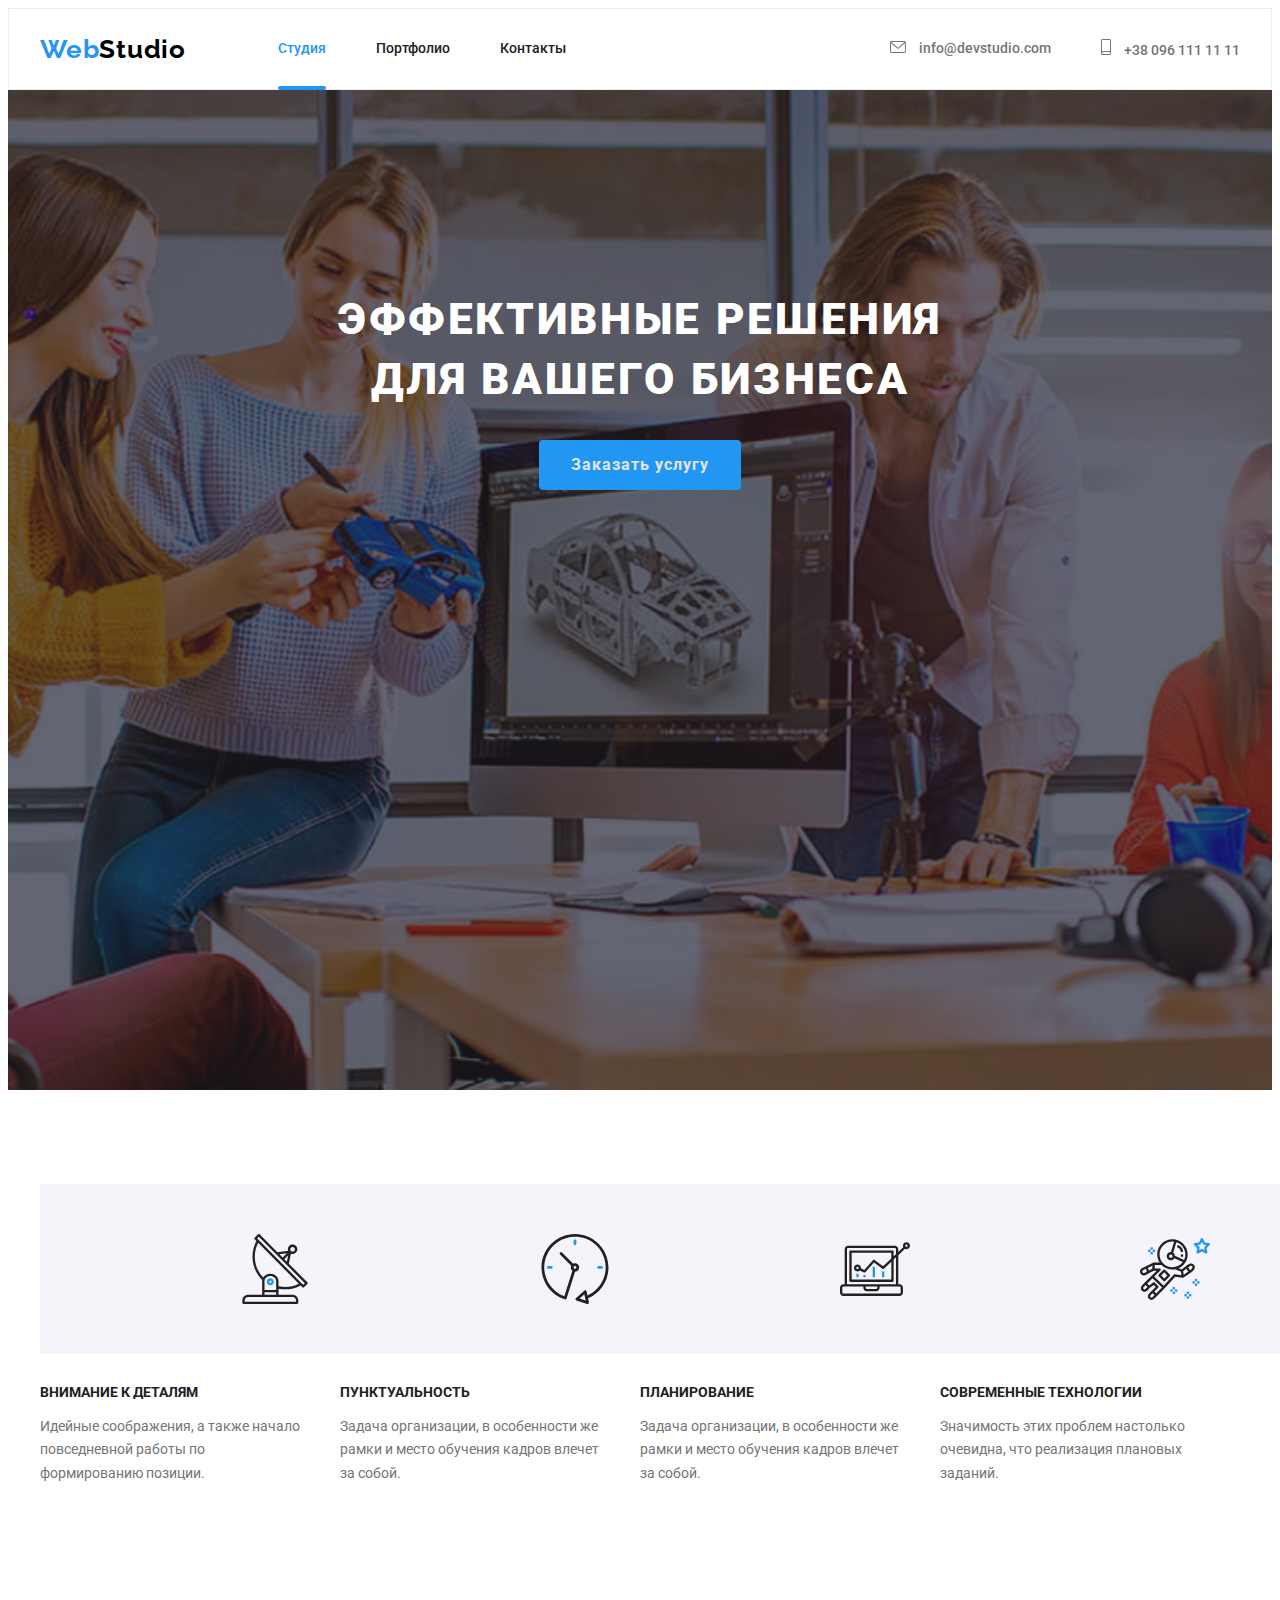
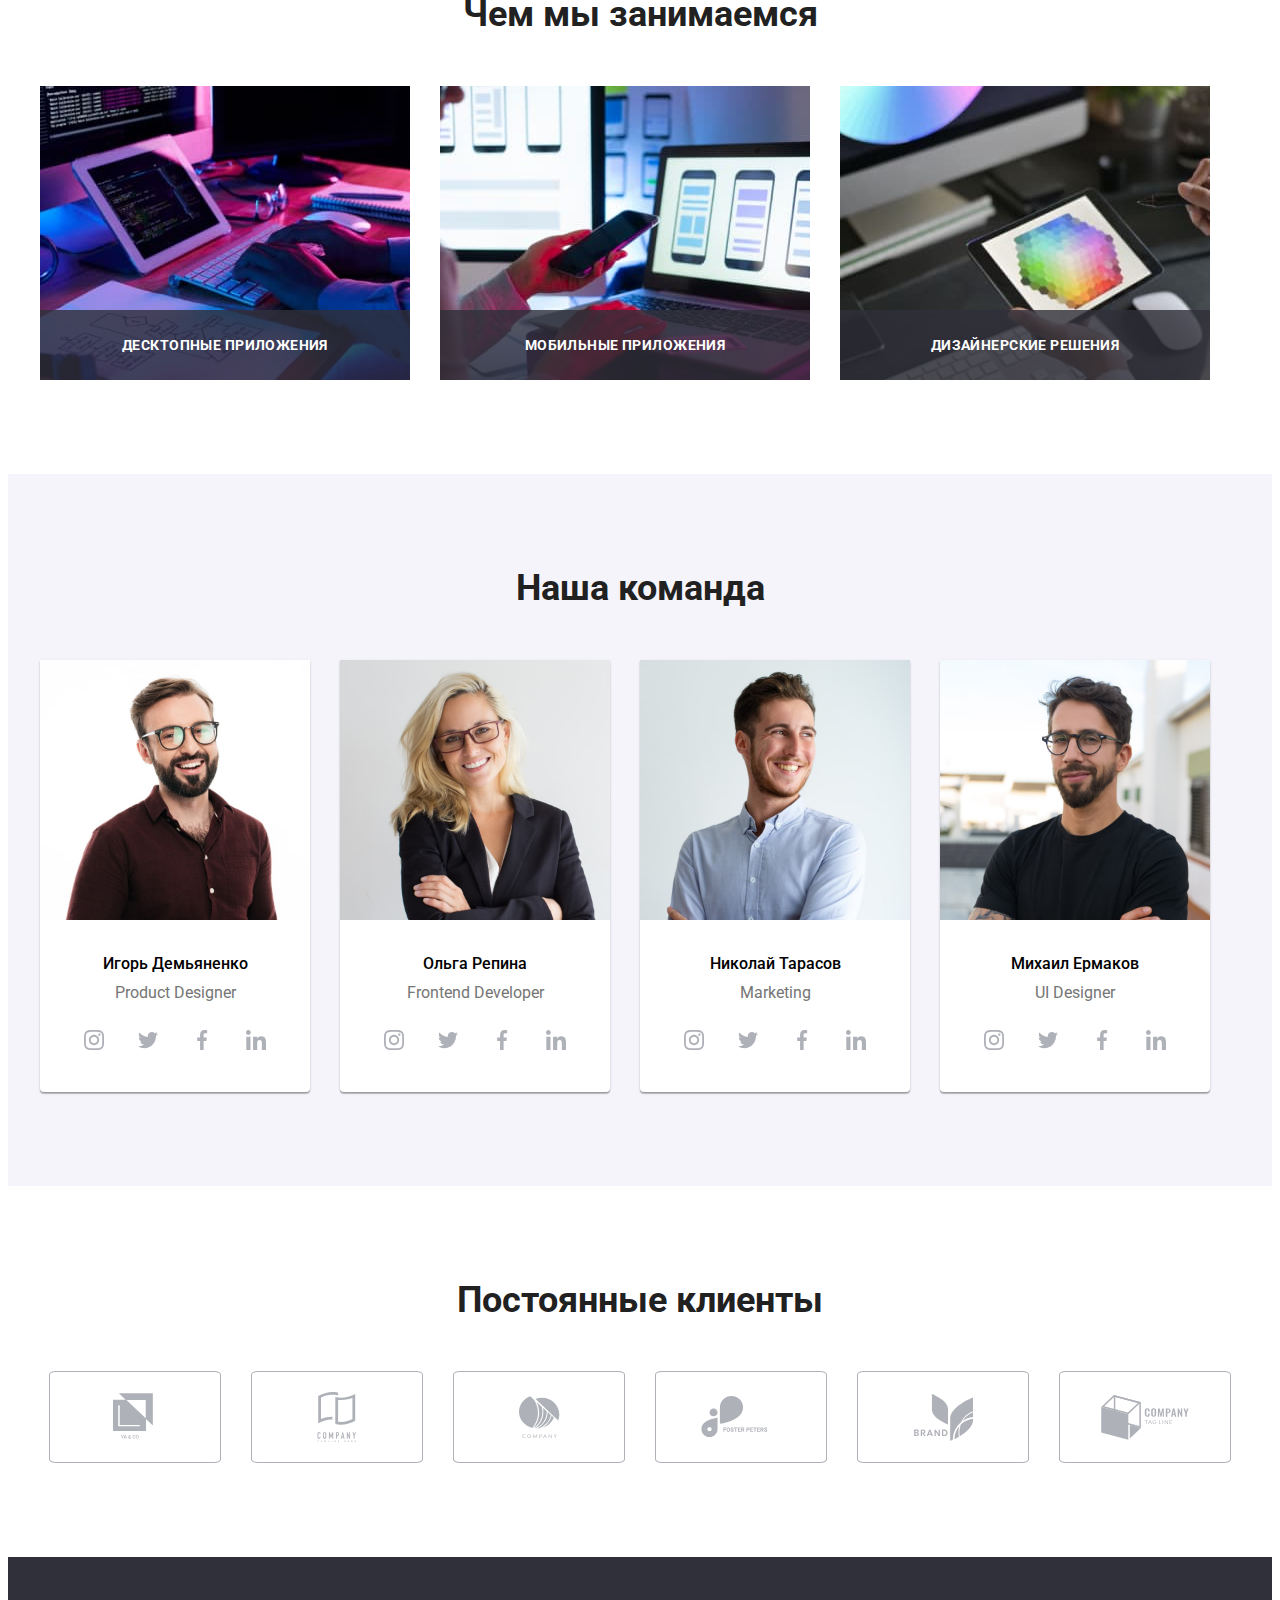
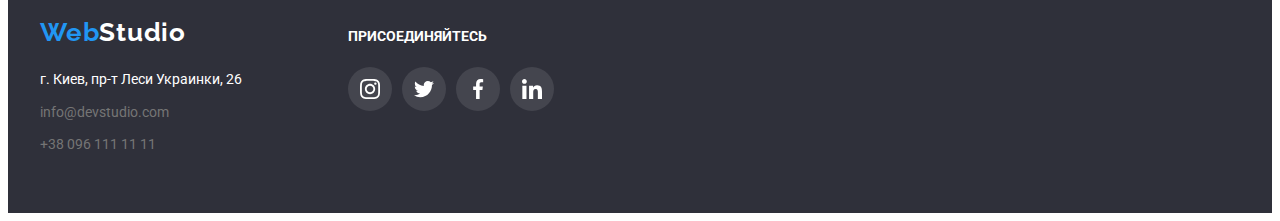
<file: index.html>
<!DOCTYPE html>
<html lang="ru">
  <head>
    <meta charset="UTF-8" />
    <meta name="viewport" content="width=device-width, initial-scale=1.0" />
    <title>Zobova-hw-0</title>
    <link
      rel="stylesheet"
      href="https://cdnjs.cloudflare.com/ajax/libs/modern-normalize/1.0.0/modern-normalize.min.css"
      integrity="sha512-ISS7cAi1PEhQ8jnbJpJZMd29NlhNj4AWYyLOSp2CE/CsHxTCu+r+t0D2yoJudVrd0/8fTVPUVDzY5Tvli75u/g=="
      crossorigin="anonymous"
    />
    <link rel="stylesheet" href="./css/styles.css" />

    <link rel="preconnect" href="https://fonts.gstatic.com" />

    <link
      href="https://fonts.googleapis.com/css2?family=Raleway:wght@700&family=Roboto:wght@400;500;700;900&display=swap"
      rel="stylesheet"
    />
  </head>
  <body>
    <header class="header">
      <div class="container main-nav">
        <a class="logo" href="./index.html" title="WebStudio"
          >Web<span class="colortext">Studio</span></a
        >
        <nav class="nav-section">
          <ul class="nav-links">
            <li class="item-links">
              <a class="header-links current" href="./index.html" title="Студия"
                >Студия
              </a>
            </li>
            <li class="item-links">
              <a class="header-links" href="./portfolio.html " title="Портфолио"
                >Портфолио
              </a>
            </li>
            <li class="item-links">
              <a class="header-links" href="" title="Контакты">Контакты </a>
            </li>
          </ul>
        </nav>

        <address class="adress-header">
          <a
            class="item-links header-contacts "
            href="mailto:info@devstudio.com"
          >
            <svg class="master-icon-mails">
              <use href="./images/symbol-defs.svg#icon-envelope"></use>
            </svg>
            info@devstudio.com</a
          >

          <a class="header-contacts" href="tel:+74951234567"
            ><svg class="master-icon-call">
              <use href="./images/symbol-defs.svg#icon-smartphone"></use>
            </svg>
            +38 096 111 11 11</a
          >
        </address>
      </div>
    </header>
    <!--Hero section-->
    <main class="main">
      <section class="hero">
        <div class="container-hero overlay">
          <h1 class="hero-h">Эффективные решения для вашего бизнеса</h1>
          <button data-modal-open class="button-hero">Заказать услугу</button>
        </div>
      </section>

      <!--Main-information-->
      <section class="main-section">
        <div class="container">
          <h2 class="visually-hidden">Наши преимущества</h2>
          <ul class="main-list">
            <li class="main-items">
              <h3 class="title3">Внимание к деталям</h3>
              <p class="sub-title3">
                Идейные соображения, а также начало повседневной работы по
                формированию позиции.
              </p>
            </li>
            <li class="main-items">
              <h3 class="title3">Пунктуальность</h3>
              <p class="sub-title3">
                Задача организации, в особенности же рамки и место обучения
                кадров влечет за собой.
              </p>
            </li>

            <li class="main-items">
              <h3 class="title3">Планирование</h3>
              <p class="sub-title3">
                Задача организации, в особенности же рамки и место обучения
                кадров влечет за собой.
              </p>
            </li>
            <li class="main-items">
              <h3 class="title3">Современные технологии</h3>
              <p class="sub-title3">
                Значимость этих проблем настолько очевидна, что реализация
                плановых заданий.
              </p>
            </li>
          </ul>
        </div>
      </section>

      <!--section_what_we_do-->
      <section class="main-section1">
        <div class="container">
          <h2 class="title2">Чем мы занимаемся</h2>
          <ul class="main-sec-list">
            <li class="main-lis-items">
              <div class="we-do">
              <img class="img" src="images/img1.jpg" height="294" width="370" alt="img1" />
              <div class="wedo-overlay" >Десктопные приложения</div>
            </div>
            </li>
            <li class="main-lis-items">
              <div class="we-do">
              <img class="img" src="images/img2.jpg" height="294" width="370" alt="img2" />
              <div class="wedo-overlay">Мобильные приложения</div>
            </div>
            </li>
            <li class="main-lis-items">
              <div class="we-do">
              <img class="img" src="images/img3.jpg" height="294" width="370" alt="img3" />
              <div class="wedo-overlay">Дизайнерские решения</div>
              </div>
            </li>
          </ul>
        </div>
      </section>

      <!--our_team-->
      <section class="main-section2">
        <div class="container our-team">
          <h2 class="title2">Наша команда</h2>
          <ul class="out-team-list">
            <li class="list-item">
              <img
                src="images/igor.jpg"
                height="260"
                width="270"
                alt="Designer's Nmae"
              />
              <div class="name-exp">
              <h3 class="title-name">Игорь Демьяненко</h3>
              <p class="description-index">Product Designer</p>
              </div>
              <ul class="social-list">
                <li class="s-icon">
                  <a class="master-link m-link-team" href=""
                    ><svg class="master-icon">
                      <use href="./images/symbol-defs.svg#icon-instagram"></use>
                    </svg>
                  </a>
                </li>
                <li class="s-icon">
                  <a class="master-link m-link-team" href=""
                    ><svg class="master-icon">
                      <use href="./images/symbol-defs.svg#icon-twitter"></use>
                    </svg>
                  </a>
                </li>
                <li class="s-icon">
                  <a class="master-link m-link-team" href=""
                    ><svg class="master-icon">
                      <use href="./images/symbol-defs.svg#icon-facebook"></use>
                    </svg>
                  </a>
                </li>
                <li class="s-icon">
                  <a class="master-link m-link-team" href=""
                    ><svg class="master-icon">
                      <use href="./images/symbol-defs.svg#icon-linkedin"></use>
                    </svg>
                  </a>
                </li>
              </ul>
            </li>

            <li class="list-item">
              <img
                src="images/olga.jpg"
                height="260"
                width="270"
                alt="Frontend Developer's Name"
              />
              <div class="name-exp">
              <h3 class="title-name">Ольга Репина</h3>
              <p class="description-index">Frontend Developer</p>
              </div>
              <ul class="social-list">
                <li class="s-icon">
                  <a class="master-link" href=""
                    ><svg class="master-icon">
                      <use href="./images/symbol-defs.svg#icon-instagram"></use>
                    </svg>
                  </a>
                </li>
                <li class="s-icon">
                  <a class="master-link" href=""
                    ><svg class="master-icon">
                      <use href="./images/symbol-defs.svg#icon-twitter"></use>
                    </svg>
                  </a>
                </li>
                <li class="s-icon">
                  <a class="master-link" href=""
                    ><svg class="master-icon">
                      <use href="./images/symbol-defs.svg#icon-facebook"></use>
                    </svg>
                  </a>
                </li>
                <li class="s-icon">
                  <a class="master-link" href=""
                    ><svg class="master-icon">
                      <use href="./images/symbol-defs.svg#icon-linkedin"></use>
                    </svg>
                  </a>
                </li>
              </ul>
            </li>
            <li class="list-item">
              <img
                src="images/mark.jpg"
                height="260"
                width="270"
                alt="Marketing's Name"
              />
              <div class="name-exp">
              <h3 class="title-name">Николай Тарасов</h3>
              <p class="description-index">Marketing</p>
              </div>
              <ul class="social-list">
                <li class="s-icon">
                  <a class="master-link" href=""
                    ><svg class="master-icon">
                      <use href="./images/symbol-defs.svg#icon-instagram"></use>
                    </svg>
                  </a>
                </li>
                <li class="s-icon">
                  <a class="master-link" href=""
                    ><svg class="master-icon">
                      <use href="./images/symbol-defs.svg#icon-twitter"></use>
                    </svg>
                  </a>
                </li>
                <li class="s-icon">
                  <a class="master-link" href=""
                    ><svg class="master-icon">
                      <use href="./images/symbol-defs.svg#icon-facebook"></use>
                    </svg>
                  </a>
                </li>
                <li class="s-icon">
                  <a class="master-link" href=""
                    ><svg class="master-icon">
                      <use href="./images/symbol-defs.svg#icon-linkedin"></use>
                    </svg>
                  </a>
                </li>
              </ul>
            </li>
            <li class="list-item">
              <img
                src="images/misha.jpg"
                height="260"
                width="270"
                alt="UI Designer's Name"
              />
              <div class="name-exp">
              <h3 class="title-name">Михаил Ермаков</h3>
              <p class="description-index">UI Designer</p>
              </div>
              <ul class="social-list">
                <li class="s-icon">
                  <a class="master-link" href=""
                    ><svg class="master-icon">
                      <use href="./images/symbol-defs.svg#icon-instagram"></use>
                    </svg>
                  </a>
                </li>
                <li class="s-icon">
                  <a class="master-link" href=""
                    ><svg class="master-icon">
                      <use href="./images/symbol-defs.svg#icon-twitter"></use>
                    </svg>
                  </a>
                </li>
                <li class="s-icon">
                  <a class="master-link" href=""
                    ><svg class="master-icon">
                      <use href="./images/symbol-defs.svg#icon-facebook"></use>
                    </svg>
                  </a>
                </li>
                <li class="s-icon">
                  <a class="master-link" href=""
                    ><svg class="master-icon">
                      <use href="./images/symbol-defs.svg#icon-linkedin"></use>
                    </svg>
                  </a>
                </li>
              </ul>
            </li>
          </ul>
        </div>
      </section>
      <!--Постоянные клиенты-->
      
      <section class="section-3">
        <div class="container clients">
        <h2 class="title2 clients-title">Постоянные клиенты</h2>
        <ul class="clients-list">
          <li class="clients-link">
            <a class="master-clients" href=""
            ><svg class="icon-clients logo-1">
              <use href="./images/symbol-defs.svg#icon-logo-1"></use>
            </svg>
          </a>
        </li>
        <li class="clients-link">
          <a class="master-clients" href=""
          ><svg class="icon-clients logo-2">
            <use href="./images/symbol-defs.svg#icon-logo-2"></use>
          </svg>
        </a>
      </li>
      <li class="clients-link">
        <a class="master-clients" href=""
        ><svg class="icon-clients logo-3">
          <use href="./images/symbol-defs.svg#icon-logo-3"></use>
        </svg>
      </a>
    </li>
    <li class="clients-link">
      <a class="master-clients" href=""
      ><svg class="icon-clients logo-4">
        <use href="./images/symbol-defs.svg#icon-logo-4"></use>
      </svg>
    </a>
  </li>
  <li class="clients-link">
    <a class="master-clients" href=""
    ><svg class="icon-clients logo-5">
      <use href="./images/symbol-defs.svg#icon-logo-5"></use>
    </svg>
  </a>
</li>
<li class="clients-link">
  <a class="master-clients" href=""
  ><svg class="icon-clients logo-6">
    <use href="./images/symbol-defs.svg#icon-logo-6"></use>
  </svg>
</a>
</li>
</ul>
</div>
</section>
</main>

<!--Footer-->
    <footer class="footer">
      <div class="container footer-main">
        <div class="footer-1">
          <a class="logo" href="./index.html" title="WebStudio"
            >Web<span class="colortext_bottom">Studio</span></a
          >
          <ul class="footer-list">
            <li>
              <p class="adress-footer footer-items">
                г. Киев, пр-т Леси Украинки, 26
              </p>
            </li>

            <li>
              <address>
                <a
                  class="contacts-footer mail-footer footer-items"
                  href="mailto:info@devstudio.com"
                  >info@devstudio.com</a
                >
              </address>
            </li>

            <li>
              <a class="contacts-footer footer-items" href="tel:+74951234567"
                >+38 096 111 11 11</a
              >
            </li>
          </ul>
        </div>
        <div class="welcom">
          <p class="prisoed">присоединяйтесь</p>
          <ul class="clients-list clients-list-f">
            <li class="s-icon f-icon">
              <a class="master-link m-link-footer" href=""
                ><svg class="master-icon">
                  <use href="./images/symbol-defs.svg#icon-instagram"></use>
                </svg>
              </a>
            </li>
            <li class="s-icon f-icon">
              <a class="master-link m-link-footer" href=""
                ><svg class="master-icon">
                  <use href="./images/symbol-defs.svg#icon-twitter"></use>
                </svg>
              </a>
            </li>
            <li class="s-icon f-icon">
              <a class="master-link m-link-footer" href=""
                ><svg class="master-icon">
                  <use href="./images/symbol-defs.svg#icon-facebook"></use>
                </svg>
              </a>
            </li>
            <li class="s-icon f-icon">
              <a class="master-link m-link-footer" href=""
                ><svg class="master-icon">
                  <use href="./images/symbol-defs.svg#icon-linkedin"></use>
                </svg>
              </a>
            </li>
          </ul>
        </div>
      </div>
    </footer>
    <div data-modal class="backdrop is-hidden"><div class="modal">
      <button class="button-close" data-modal-close >
        <svg class="icon-close">
          <use href="./images/symbol-defs.svg#icon-close-black"></use>
        </svg>
       </div></div>
  <script src="./js/modal.js"></script>
  </body>
</html>
</file>
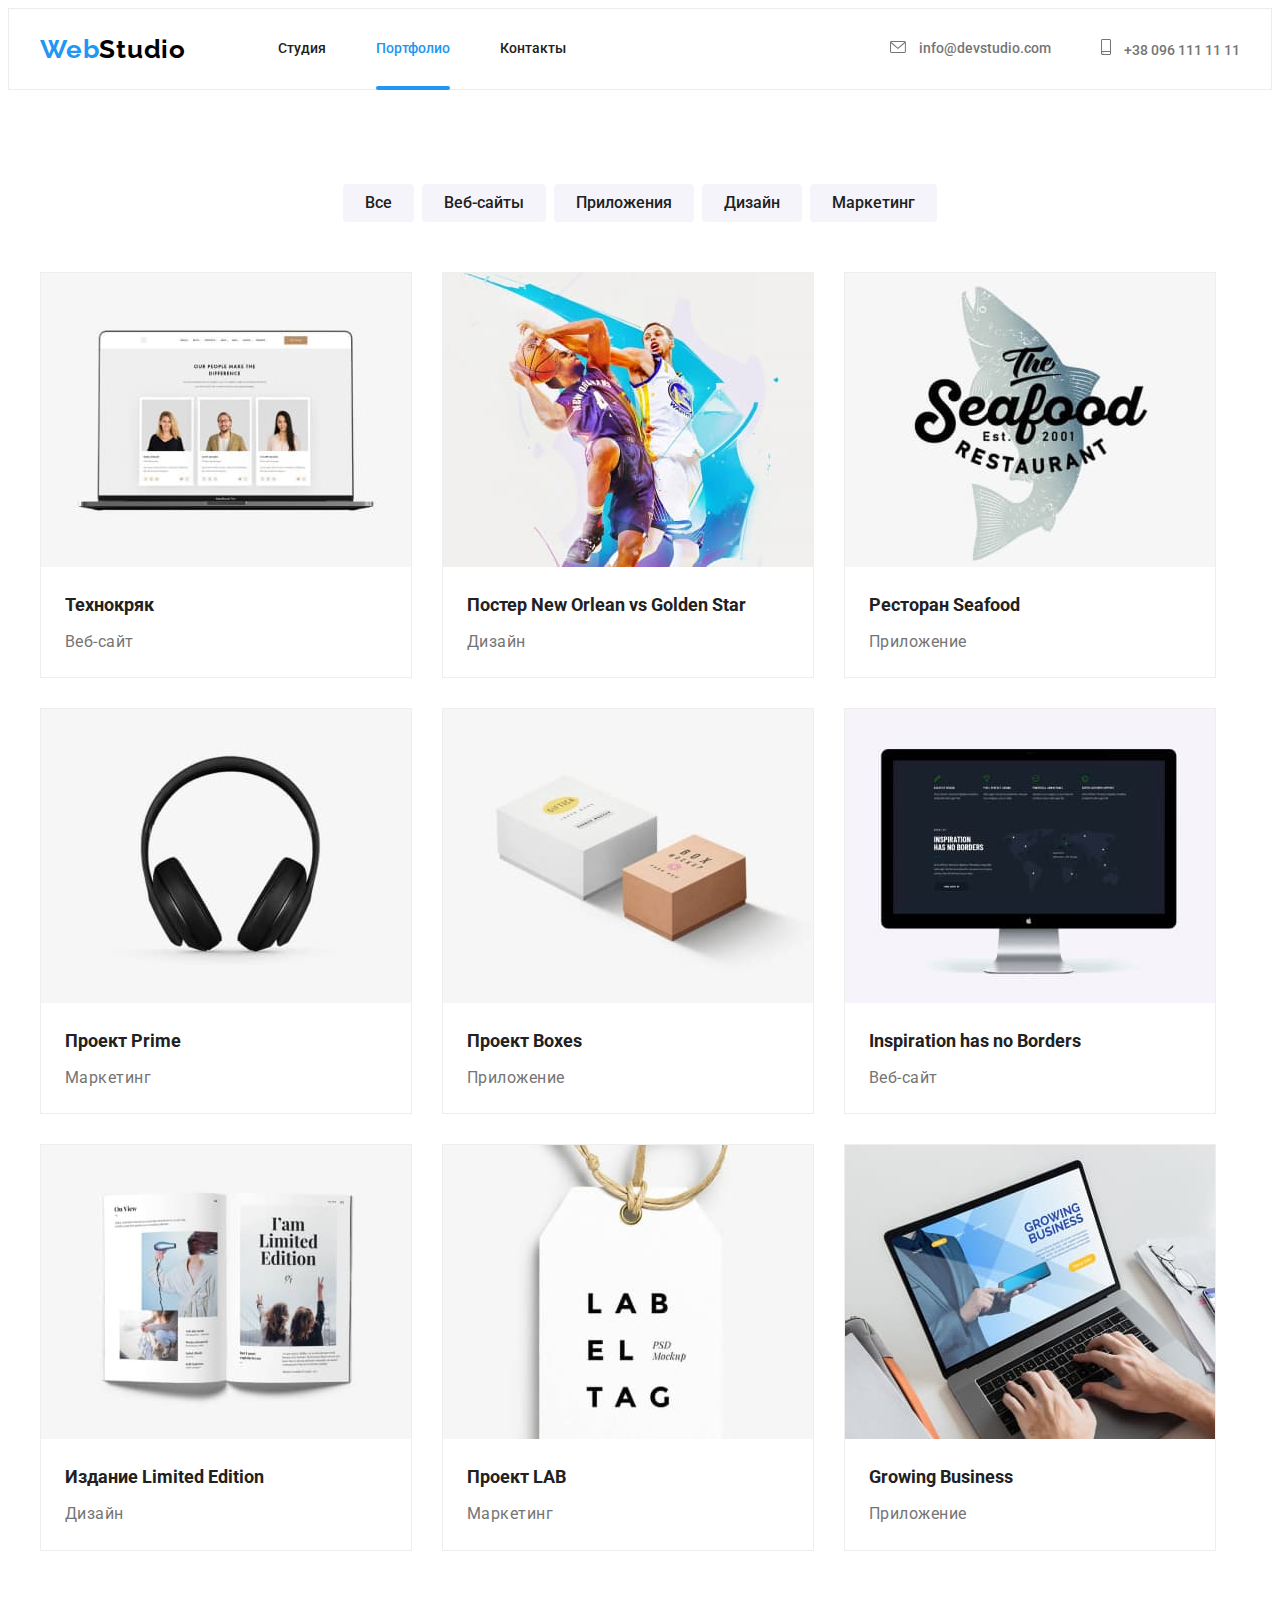
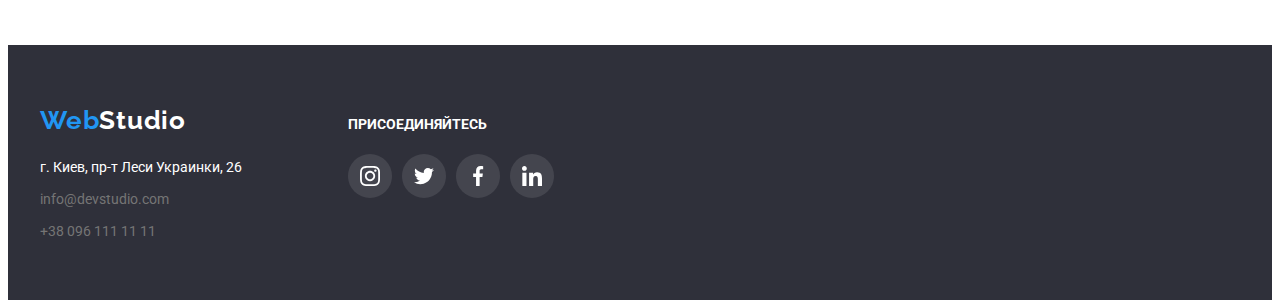
<file: portfolio.html>
<!DOCTYPE html>
<html lang="ru">
  <head>
    <meta charset="UTF-8" />
    <meta name="viewport" content="width=device-width, initial-scale=1.0" />
    <title>Zobova-hw-01</title>
    <link rel="stylesheet" href="./css/styles.css" />

    <link rel="preconnect" href="https://fonts.gstatic.com" />

    <link
      href="https://fonts.googleapis.com/css2?family=Raleway:wght@700&family=Roboto:wght@400;500;700;900&display=swap"
      rel="stylesheet"
    />

    <link
      rel="stylesheet"
      href="https://cdnjs.cloudflare.com/ajax/libs/modern-normalize/1.0.0/modern-normalize.min.css"
      integrity="sha512-ISS7cAi1PEhQ8jnbJpJZMd29NlhNj4AWYyLOSp2CE/CsHxTCu+r+t0D2yoJudVrd0/8fTVPUVDzY5Tvli75u/g=="
      crossorigin="anonymous"
    />
  </head>

  <body>
    <header class="header">
      <div class="container main-nav">
        <a class="logo" href="./index.html" title="WebStudio"
          >Web<span class="colortext">Studio</span></a
        >
        <nav class="nav-section">
          <ul class="nav-links">
            <li class="item-links">
              <a class="header-links" href="./index.html" title="Студия"
                >Студия
              </a>
            </li>
            <li class="item-links">
              <a class="header-links current" href="./portfolio.html " title="Портфолио"
                >Портфолио
              </a>
            </li>
            <li class="item-links">
              <a class="header-links" href="" title="Контакты">Контакты </a>
            </li>
          </ul>
        </nav>

        <address class="adress-header">
          <a
            class="item-links header-contacts "
            href="mailto:info@devstudio.com"
          >
            <svg class="master-icon-mails">
              <use href="./images/symbol-defs.svg#icon-envelope"></use>
            </svg>
            info@devstudio.com</a
          >

          <a class="header-contacts" href="tel:+74951234567"
            ><svg class="master-icon-call">
              <use href="./images/symbol-defs.svg#icon-smartphone"></use>
            </svg>
            +38 096 111 11 11</a
          >
        </address>
      </div>
    </header>
    <main>
      <section class="section-portfolio">
        <div class="container portfolio-container">
          <ul class="portfolio-list">
            <li class="portfolio-items">
              <button class="button-p" type="button">Все</button>
            </li>
            <li class="portfolio-items">
              <button class="button-p" type="button">Веб-сайты</button>
            </li>
            <li class="portfolio-items">
              <button class="button-p" type="button">Приложения</button>
            </li>
            <li class="portfolio-items">
              <button class="button-p" type="button">Дизайн</button>
            </li>
            <li class="portfolio-items">
              <button class="button-p" type="button">Маркетинг</button>
            </li>
          </ul>
          <h1 class="visually-hidden">Наши проекты</h1>
          <ul class="card-set">
            <li class="card-set-items">
              <a class="card-set-link" href="">
                <div class="potfol-images">
                <img class="img"
                  src="images/techno.jpg"
                  alt="Tecnokryak"
                  width="370"
                  height="294"
                />
                <div class="port-overlay">Технокряк это современная площадка распространения коронавируса. 
                  Компании используют эту платформу для цифрового шпионажа и атак на защищённые сервера 
                  конкурентов.</div>

                </div>
                <div class="portfolio-info">
                  <h2 class="descrip-portfolio">Технокряк</h2>
                  <p class="project-name-p">Веб-сайт</p>
                </div>
              </a>
            </li>
            <li class="card-set-items">
              <a class="card-set-link" href="">
                <div class="potfol-images">
                  <img class="img"
                  src="images/poster.jpg"
                  alt="Photo of Poster"
                  width="370"
                  height="294"
                />
                <div class="port-overlay">Технокряк это современная площадка распространения коронавируса. 
                  Компании используют эту платформу для цифрового шпионажа и атак на защищённые сервера 
                  конкурентов.</div>
                </div>
                <div class="portfolio-info">
                  <h2 class="descrip-portfolio">
                    Постер New Orlean vs Golden Star
                  </h2>
                  <p class="project-name-p">Дизайн</p>
                </div>
              </a>
            </li>
            <li class="card-set-items">
              <a class="card-set-link" href="">
                <div class="potfol-images">
                  <img class="img"
                  src="images/seafood.jpg"
                  alt="See Food Emblem"
                  width="370"
                  height="294"
                />

                <div class="port-overlay">Технокряк это современная площадка распространения коронавируса. 
                  Компании используют эту платформу для цифрового шпионажа и атак на защищённые сервера 
                  конкурентов.</div>
                </div>
                <div class="portfolio-info">
                  <h2 class="descrip-portfolio">Ресторан Seafood</h2>
                  <p class="project-name-p">Приложение</p>
                </div>
              </a>
            </li>

            <li class="card-set-items">
              <a class="card-set-link" href="">
                <div class="potfol-images">
                  <img class="img"
                  src="images/naushn.jpg"
                  alt="headphones"
                  width="370"
                  height="294"
                />

                <div class="port-overlay">Технокряк это современная площадка распространения коронавируса. 
                  Компании используют эту платформу для цифрового шпионажа и атак на защищённые сервера 
                  конкурентов.</div>
                </div>
                <div class="portfolio-info">
                  <h2 class="descrip-portfolio">Проект Prime</h2>
                  <p class="project-name-p">Маркетинг</p>
                </div>
              </a>
            </li>
            <li class="card-set-items">
              <a class="card-set-link" href="">
                <div class="potfol-images">
                  <img class="img"
                  src="images/project-boxes.jpg"
                  alt="wooden boxes"
                  width="370"
                  height="294"
                />

                <div class="port-overlay">Технокряк это современная площадка распространения коронавируса. 
                  Компании используют эту платформу для цифрового шпионажа и атак на защищённые сервера 
                  конкурентов.</div>
                </div>
                <div class="portfolio-info">
                  <h2 class="descrip-portfolio">Проект Boxes</h2>
                  <p class="project-name-p">Приложение</p>
                </div>
              </a>
            </li>
            <li class="card-set-items">
              <a class="card-set-link" href="">
                <div class="potfol-images">
                  <img class="img"
                  src="images/inspiration.jpg"
                  alt="photo of montior"
                  width="370"
                  height="294"
                />

                <div class="port-overlay">Технокряк это современная площадка распространения коронавируса. 
                  Компании используют эту платформу для цифрового шпионажа и атак на защищённые сервера 
                  конкурентов.</div>
                </div>
                <div class="portfolio-info">
                  <h2 class="descrip-portfolio">Inspiration has no Borders</h2>
                  <p class="project-name-p">Веб-сайт</p>
                </div>
              </a>
            </li>

            <li class="card-set-items">
              <a class="card-set-link" href="">
                <div class="potfol-images">
                  <img class="img"
                  src="images/limited-edition.jpg"
                  alt="Limited Edition magazine"
                  width="370"
                  height="294"
                />

                <div class="port-overlay">Технокряк это современная площадка распространения коронавируса. 
                  Компании используют эту платформу для цифрового шпионажа и атак на защищённые сервера 
                  конкурентов.</div>
                </div>
                <div class="portfolio-info">
                  <h2 class="descrip-portfolio">Издание Limited Edition</h2>
                  <p class="project-name-p">Дизайн</p>
                </div>
              </a>
            </li>
            <li class="card-set-items">
              <a class="card-set-link" href="">
                <div class="potfol-images">
                  <img class="img"
                  src="images/lab.jpg"
                  alt="Lab El Tag"
                  width="370"
                  height="294"
                />

                <div class="port-overlay">Технокряк это современная площадка распространения коронавируса. 
                  Компании используют эту платформу для цифрового шпионажа и атак на защищённые сервера 
                  конкурентов.</div>
                </div>
                <div class="portfolio-info">
                  <h2 class="descrip-portfolio">Проект LAB</h2>
                  <p class="project-name-p">Маркетинг</p>
                </div>
              </a>
            </li>
            <li class="card-set-items">
              <a class="card-set-link" href="">
                <div class="potfol-images">
                  <img class="img"
                  src="images/growing.jpg"
                  alt="Working on a laptop"
                  width="370"
                  height="294"
                />

                <div class="port-overlay">Технокряк это современная площадка распространения коронавируса. 
                  Компании используют эту платформу для цифрового шпионажа и атак на защищённые сервера 
                  конкурентов.</div>
                </div>
                <div class="portfolio-info">
                  <h2 class="descrip-portfolio">Growing Business</h2>
                  <p class="project-name-p">Приложение</p>
                </div>
              </a>
            </li>
          </ul>
        </div>
      </section>
    </main>

    
    <!--Footer-->
    <footer class="footer">
      <div class="container footer-main">
        <div class="footer-1">
          <a class="logo" href="./index.html" title="WebStudio"
            >Web<span class="colortext_bottom">Studio</span></a
          >
          <ul class="footer-list">
            <li>
              <p class="adress-footer footer-items">
                г. Киев, пр-т Леси Украинки, 26
              </p>
            </li>

            <li>
              <address>
                <a
                  class="contacts-footer mail-footer"
                  href="mailto:info@devstudio.com"
                  >info@devstudio.com</a
                >
              </address>
            </li>

            <li>
              <a class="contacts-footer" href="tel:+74951234567"
                >+38 096 111 11 11</a
              >
            </li>
          </ul>
        </div>
        <div class="welcom">
          <p class="prisoed">присоединяйтесь</p>
          <ul class="clients-list clients-list-f">
            <li class="s-icon f-icon">
              <a class="master-link m-link-footer" href=""
                ><svg class="master-icon">
                  <use href="./images/symbol-defs.svg#icon-instagram"></use>
                </svg>
              </a>
            </li>
            <li class="s-icon f-icon">
              <a class="master-link m-link-footer" href=""
                ><svg class="master-icon">
                  <use href="./images/symbol-defs.svg#icon-twitter"></use>
                </svg>
              </a>
            </li>
            <li class="s-icon f-icon">
              <a class="master-link m-link-footer" href=""
                ><svg class="master-icon">
                  <use href="./images/symbol-defs.svg#icon-facebook"></use>
                </svg>
              </a>
            </li>
            <li class="s-icon f-icon">
              <a class="master-link m-link-footer" href=""
                ><svg class="master-icon">
                  <use href="./images/symbol-defs.svg#icon-linkedin"></use>
                </svg>
              </a>
            </li>
          </ul>
        </div>
      </div>
    </footer>
  </body>
</html>
</file>
<file: css/styles.css>
:root {
  --main-fonts-color: #212121;
  --secondary-fonts-color: #757575;
  --sec-background-color: #f5f4fa;
  --main-bck-color: #e5e5e5;
  --top-bottom-background-color: #2f303a;
  --accent-color: #2196f3;
}
a {
  text-decoration: none;
}

p,
h1,
h2,
h3 {
  margin-top: 0;
  margin-bottom: 0;
}

ul {
  margin: 0;
  padding-left: 0;
}
li {
  list-style-type: none;
}
body {
  font-family: "Roboto", sans-serif;
}

.container {
  width: 1200px;
  margin: 0 auto;
  padding: 0 15px;
}

.logo {
  font-family: "Raleway", sans-serif;
  font-style: normal;
  font-weight: 700;
  font-size: 26px;
  line-height: 1.19;
  letter-spacing: 0.03em;
  color: var(--accent-color);
  margin-right: 93px;
  width: 145px;
}

.adress-header {
  margin-left: auto;
  font-family: "Roboto", sans-serif;
  align-items: center;
  justify-content: center;
  display: flex;
  transition: var(--accent-color) 250ms cubic-bezier(0.4, 0, 0.2, 1);
}

.colortext_bottom {
  color: #ffffff;
}
.colortext {
  color: black;
}

header {
  background: #ffffff;
  border: 1px solid #ececec;
}

.header-contacts {
  text-decoration: none;
  font-style: normal;
  color: var(--secondary-fonts-color);
  font-weight: 500;
  font-size: 14px;
  line-height: 1.14;
  transition: color 250ms cubic-bezier(0.4, 0, 0.2, 1);
}

.header-contacts:focus,
.header-contacts:hover {
  color: var(--accent-color);
}

.header-links {
  position: relative;
  display: block;
  font-weight: 500;
  font-size: 14px;
  line-height: 1.14;
  color: var(--main-fonts-color);
  padding: 32px 0;

  transition: color 250ms cubic-bezier(0.4, 0, 0.2, 1);
}

.header-links::after {
  content: "";
  position: absolute;
  bottom: -1px;
  left: 0;
  display: block;
  width: 100%;
  height: 4px;
  border-radius: 2px 2px;
  background-color: var(--accent-color);
  opacity: 0;

  transition: opacity 250ms cubic-bezier(0.4, 0, 0.2, 1);
}

.header-links:focus::after,
.header-links:hover::after {
  opacity: 1;
}
.header-links:focus,
.header-links:hover {
  color: var(--accent-color);
}

/*анимация*/

/*Hero section*/
.hero {
  background-color: #2f303a;
}
.hero-h {
  width: 696px;
  height: 120px;
  left: 452px;
  top: 280px;
  font-weight: 900;
  font-size: 44px;
  line-height: 1.36;
  text-align: center;
  letter-spacing: 0.06em;
  text-transform: uppercase;
  color: #ffffff;
  justify-content: center;
  margin: auto;
}
.hero .overlay {
  max-width: 1600px;

  height: 600px;

  margin-right: auto;

  margin-left: auto;

  padding-top: 200px;

  padding-bottom: 200px;

  text-align: center;

  background-color: #c4c4c4;

  background-image: linear-gradient(
      to right,
      rgba(47, 48, 58, 0.4),
      rgba(47, 48, 58, 0.4)
    ),
    url(../images/fon.png);

  background-position: center;

  background-repeat: no-repeat;

  background-size: cover;
}

.hero .container {
  padding-top: 200px;
  padding-bottom: 280px;
}
/*Styles for buttons*/

.button-hero {
  border-radius: 4px;
  border: 0 solid transparent;
  min-width: 200px;
  color: var(--main-bck-color);
  background: var(--accent-color);
  font-family: inherit;
  font-weight: 700;
  font-size: 16px;
  line-height: 1.9;
  display: block;
  margin: 0 auto;
  margin-top: 30px;
  cursor: pointer;
  padding: 10px 32px 10px 32px;
  text-align: center;
  letter-spacing: 0.06em;
}

.button-p {
  padding: 6px 22px;
  line-height: 1.6;
  color: var(--main-fonts-color);
  background: var(--sec-background-color);
  font-family: inherit;
  font-weight: 500;
  font-size: 16px;
  border-radius: 4px;
  border: 0;
  cursor: pointer;
  transition: color 250ms cubic-bezier(0.4, 0, 0.2, 1), background-color 250ms cubic-bezier(0.4, 0, 0.2, 1), box-shadow 250ms cubic-bezier(0.4, 0, 0.2, 1);
}

.button-p:focus,
.button-p:hover {
  box-shadow: 0px 3px 1px rgba(0, 0, 0, 0.1), 0px 1px 2px rgba(0, 0, 0, 0.08),
    0px 2px 2px rgba(0, 0, 0, 0.12);
  color: #ffffff;
  background: var(--accent-color);
}

/*main index*/

.main-nav {
  display: flex;
  align-items: center;
}

.nav-links {
  display: flex;
  align-items: center;
}

.item-links:not(:last-child) {
  margin-right: 50px;
}

.nav-links.header-links {
  display: block;
  padding-top: 32px;
  padding-bottom: 32px;
}

.title2 {
  color: var(--main-fonts-color);
  font-weight: 700;
  font-size: 36px;
  line-height: 1.16;
}
.title3 {
  color: var(--main-fonts-color);
  font-weight: 700;
  font-size: 14px;
  line-height: 1.19;
  text-transform: uppercase;
}

.sub-title3 {
  margin-block-start: 1em;
  margin-block-end: 1em;
  margin-inline-start: 0px;
  margin-inline-end: 0px;
  font-size: 14px;
  line-height: 1.7;
  color: var(--secondary-fonts-color);
}

.name-exp {
  padding-top: 30px;
  padding-bottom: 16px;
}

.description-index {
  text-align: center;
  color: var(--secondary-fonts-color);
  font-size: 16px;
  line-height: 1.19;
}

.main-section2 {
  background-color: var(--sec-background-color);
  padding-bottom: 94px;
  padding-top: 94px;
}

.main-list {
  display: flex;
}

.main-section {
  padding-top: 94px;
}

.main-items {
  justify-content: center;
  width: 270px;
}
.main-items:not(:last-child) {
  margin-right: 30px;
}

.main-items::before {
  content: "";
  width: 270px;
  height: 120px;
  display: block;
  padding: 25px 100px;
  background-repeat: no-repeat;
  background-position: 50% 50%;
  margin-bottom: 30px;
  background-color: #f5f4fa;
}
.main-items:nth-child(1):before {
  background-image: url(../images/antenna\ 1.svg);
}

.main-items:nth-child(2):before {
  background-image: url(../images/clock\ 1.svg);
}
.main-items:nth-child(3):before {
  background-image: url(../images/diagram\ 1.svg);
}

.main-items:nth-child(4):before {
  background-image: url(../images/astronaut\ 1.svg);
}
.main-items .title3 {
  margin-bottom: 10px;
}

.main-sec-list {
  display: flex;
}
.main-lis-items:not(:last-child) {
  margin-right: 30px;
}
.main-section1 {
  padding-top: 94px;
  padding-bottom: 94px;
}

.title2 {
  margin-bottom: 50px;
  text-align: center;
}

.out-team-list {
  display: flex;
}

.list-item:not(:last-child) {
  margin-right: 30px;
}

.list-item {
  box-shadow: 0px 1px 3px rgba(0, 0, 0, 0.12), 0px 1px 1px rgba(0, 0, 0, 0.14),
    0px 2px 1px rgba(0, 0, 0, 0.2);
  border-radius: 0px 0px 4px 4px;
  background-color: #fff;
}

.title-name {
  margin-bottom: 10px;
  text-align: center;
  font-weight: 500;
  font-size: 16px;
  line-height: 1.19;
  text-align: center;
}

/*надпись для карточек "чем мы занимаеся"*/

/*анимация*/

.wedo-overlay {
  position: absolute;
  width: 100%;
  height: 70px;
  background: rgba(47, 48, 58, 0.8);
  left: 0;
  bottom: 0;
  display: flex;
  justify-content: center;
  align-items: center;
  text-transform: uppercase;
  font-weight: bold;
  font-size: 14px;
  line-height: 16px;
  text-align: center;
  letter-spacing: 0.03em;
  text-transform: uppercase;
  color: #ffffff;
}

.we-do {
  position: relative;
}

.img {
  display: block;
}
/*footer*/
.footer-1 {
  margin-right: 70px;
}

.footer {
  margin-right: auto;
  margin-left: auto;
  padding-top: 60px;
  padding-bottom: 60px;
  background-color: var(--top-bottom-background-color);
  font-family: "Roboto", sans-serif;
}
.footer-list {
  margin-top: 20px;
}

.mail-footer {
  display: block;
  margin-bottom: 9px;
  line-height: 1.7;
}

.adress-footer {
  text-decoration: none;
  font-style: normal;
  font-weight: 400;
  font-size: 14px;
  line-height: 1.7;
  color: #ffffff;
}

.contacts-footer {
  text-decoration: none;
  font-style: normal;
  color: var(--secondary-fonts-color);
  font-family: "Roboto", sans-serif;
  margin-top: 9px;
  font-size: 14px;
}
/* .contacts-footer:focus,
.contacts-footer:hover {
  color: var(--accent-color);
} */
.footer-list {
  display: inline-block;
}

.contact-footers-item {
  display: inline-block;
  margin-bottom: 9px;
  margin-top: 9px;
}

.footer-phone {
  margin-bottom: 60px;
}

.footer .logo {
  display: block;
}

/*Portfolio*/
.visually-hidden {
  display: none;
  position: absolute;
  clip: rect(0000);
  width: 1px;
  height: 1px;
  margin: -1px;
}
.descrip-portfolio {
  color: var(--main-fonts-color);
  font-size: 18px;
  line-height: 2;
}

.project-name-p {
  color: var(--secondary-fonts-color);
  font-size: 16px;
  line-height: 1.9;
  letter-spacing: 0.03em;
}

.portfolio-list {
  display: flex;
  align-items: center;
  justify-content: center;
  margin-bottom: 50px;
}

.section-portfolio {
  padding-bottom: 94px;
  padding-top: 94px;
}

.portfolio-items:not(:last-child) {
  margin-right: 8px;
}
.card-set {
  display: flex;
  flex-wrap: wrap;
  margin-left: -30px;
  margin-top: -30px;
  flex-basis: calc((100%-60) / 3);
}

.card-set-items {
  margin-left: 30px;
  margin-top: 30px;
  border: 1px solid #eeeeee;
  width: 370px;
}
.card-set-link {
  display: inline-block;
}
.card-set-link:hover,
.card-set-link:focus {
  box-shadow: inset 0px 1px 1px rgba(0, 0, 0, 0.12),
    0px 4px 4px rgba(0, 0, 0, 0.06), 1px 4px 6px rgba(0, 0, 0, 0.16);
}
.card-set-items:nth-last-child(-n + 3) {
  margin-bottom: 0;
}

.portfolio-info {
  padding: 20px 24px;
  font-family: "Roboto", sans-serif;
}

.descrip-portfolio {
  padding-bottom: 4px;
}
/* анимация*/

/*портфолио оверлей*/

.port-overlay {
  position: absolute;
  width: 100%;
  height: 100%;
  background-color: var(--accent-color);
  opacity: 0.9;
  top: 0;
  left: 0;
  transform: translateY(100%);
  animation-duration: 250ms;
  transition: transform 250ms cubic-bezier(0.4, 0, 0.2, 1);
  display: flex;
  justify-content: center;
  align-items: center;
  font-size: 18px;
  line-height: 1.6;
  padding: 63px 24px;
  font-family: Roboto;
  font-weight: normal;

  letter-spacing: 0.03em;

  color: #ffffff;
}

.potfol-images {
  position: relative;
  overflow: hidden;
}
.card-set-link:focus .port-overlay,
.card-set-link:hover .port-overlay {
  transform: translateY(0);
}

/* Icons*/
.social-list {
  display: flex;
  justify-content: center;
  margin-bottom: 30px;
}

.social-list .s-icon:not(:last-child) {
  margin-right: 10px;
}
.m-link-team {
  background-color: #ffffff;
}

.master-link {
  display: inline-flex;
  width: 44px;
  height: 44px;
  justify-content: center;
  align-items: center;
  border-radius: 50%;
  color: #afb1b8;
  transition: 250ms cubic-bezier(0.4, 0, 0.2, 1);
}

.master-link:hover,
.master-link:focus {
  background-color: var(--accent-color);
  color: #ffffff;
}

.master-icon {
  height: 20px;
  width: 20px;
  justify-content: center;
  fill: currentColor;
}
.master-icon-close{
  height: 30px;
  width: 30px;
  fill: currentColor;

}

.clients-list {
  display: flex;
  justify-content: center;
  margin-bottom: 0px;
  margin-top: 50px;
}
.clients-list .clients-link:not(:last-child) {
  margin-right: 30px;
}

.master-clients {
  display: inline-flex;
  width: 170px;
  height: 90px;
  justify-content: center;
  align-items: center;
  color: #afb1b8;
  border: currentColor 1px solid;
  border-radius: 4%;
  transition: color 250ms cubic-bezier(0.4, 0, 0.2, 1);
}

.icon-clients {
  justify-content: center;
  fill: currentColor;
  justify-items: center;
}

.clients {
  display: block;
}

.section-3 {
  padding-top: 94px;
  padding-bottom: 94px;
}
.logo-1 {
  width: 44px;
  height: 49px;
}
.logo-2 {
  width: 40px;
  height: 50px;
}
.logo-3 {
  width: 41px;
  height: 42.6px;
}
.logo-4 {
  width: 79.6px;
  height: 42px;
}
.logo-5 {
  width: 59px;
  height: 47px;
}
.logo-6 {
  width: 88.4px;
  height: 45.4px;
}

.clients-title {
  margin-bottom: 0;
}

.master-clients:hover,
.master-clients:focus {
  color: var(--accent-color);
}

.prisoed {
  color: #ffffff;
  width: 145px;
  height: 16px;
  font-family: Roboto;
  font-weight: bold;
  font-size: 14px;
  line-height: 1.4;
  text-transform: uppercase;
  text-align: center;
}
.welcom {
  display: inline-block;
}
.prisoed {
  display: inline;
  text-align: center;
}
.footer-main {
  display: flex;
  align-items: baseline;
}

.clients-list-f {
  display: flex;
}
.f-icon:not(:last-child) {
  margin-right: 10px;
}
.clients-list-f {
  margin-top: 20px;
}
.m-link-footer {
  background-color: rgba(255, 255, 255, 0.1);
  color: #ffffff;
}

.link-header {
  display: inline-flex;
  justify-content: center;
  align-items: center;
  color: #afb1b8;
}
.master-icon-mails {
  width: 16px;
  height: 12px;
  fill: currentColor;
  margin-right: 10px;
}
.master-icon-call {
  fill: currentColor;
  width: 10px;
  height: 16px;
  margin-right: 10px;
}
.link-header:hover,
.link-header:focus {
  color: var(--accent-color);
}

.current {
  color: var(--accent-color);
}
.current::after {
  content: "";
  position: absolute;
  bottom: -1px;
  left: 0;
  display: block;
  width: 100%;
  height: 4px;
  border-radius: 2px 2px;
  background-color: var(--accent-color);
  opacity: 1;

  transition: opacity 250ms cubic-bezier(0.4, 0, 0.2, 1);
}

.backdrop{
  position: fixed;
  color:black;
  right: 0;
  top: 0;
  left: 0;
  bottom: 0;
  background-color:rgba(0, 0, 0, 0.2);;
}
.modal{
  position: absolute;
  width: 528px;
  height: 581px;
  background-color: #fff;
  filter: drop-shadow(0px 4px 4px rgba(0, 0, 0, 0.25));
  left: 50%;
  top: 50%;
  transform: translate(-50%, -50%) scaleX(1);
  transition: transform 250ms cubic-bezier(0.4, 0, 0.2, 1);

}

.backdrop.is-hidden.modal{
  transform: scaleX(0);
}
.button-close{
  position: absolute;
  top: 8px;
  right: 8px;
  display: flex;
  align-items: center;
  justify-content: center;
  width: 30px;
  height: 30px;
  background: #FFFFFF;
  border: 1px solid rgba(0, 0, 0, 0.1); 
  border-radius: 50%;
  cursor: pointer;
}
.icon-close {
  width: 11px;
  height: 11px;
  fill:currentColor;
}


.is-hidden{
  opacity: 0;
  pointer-events: none;
}
</file>
